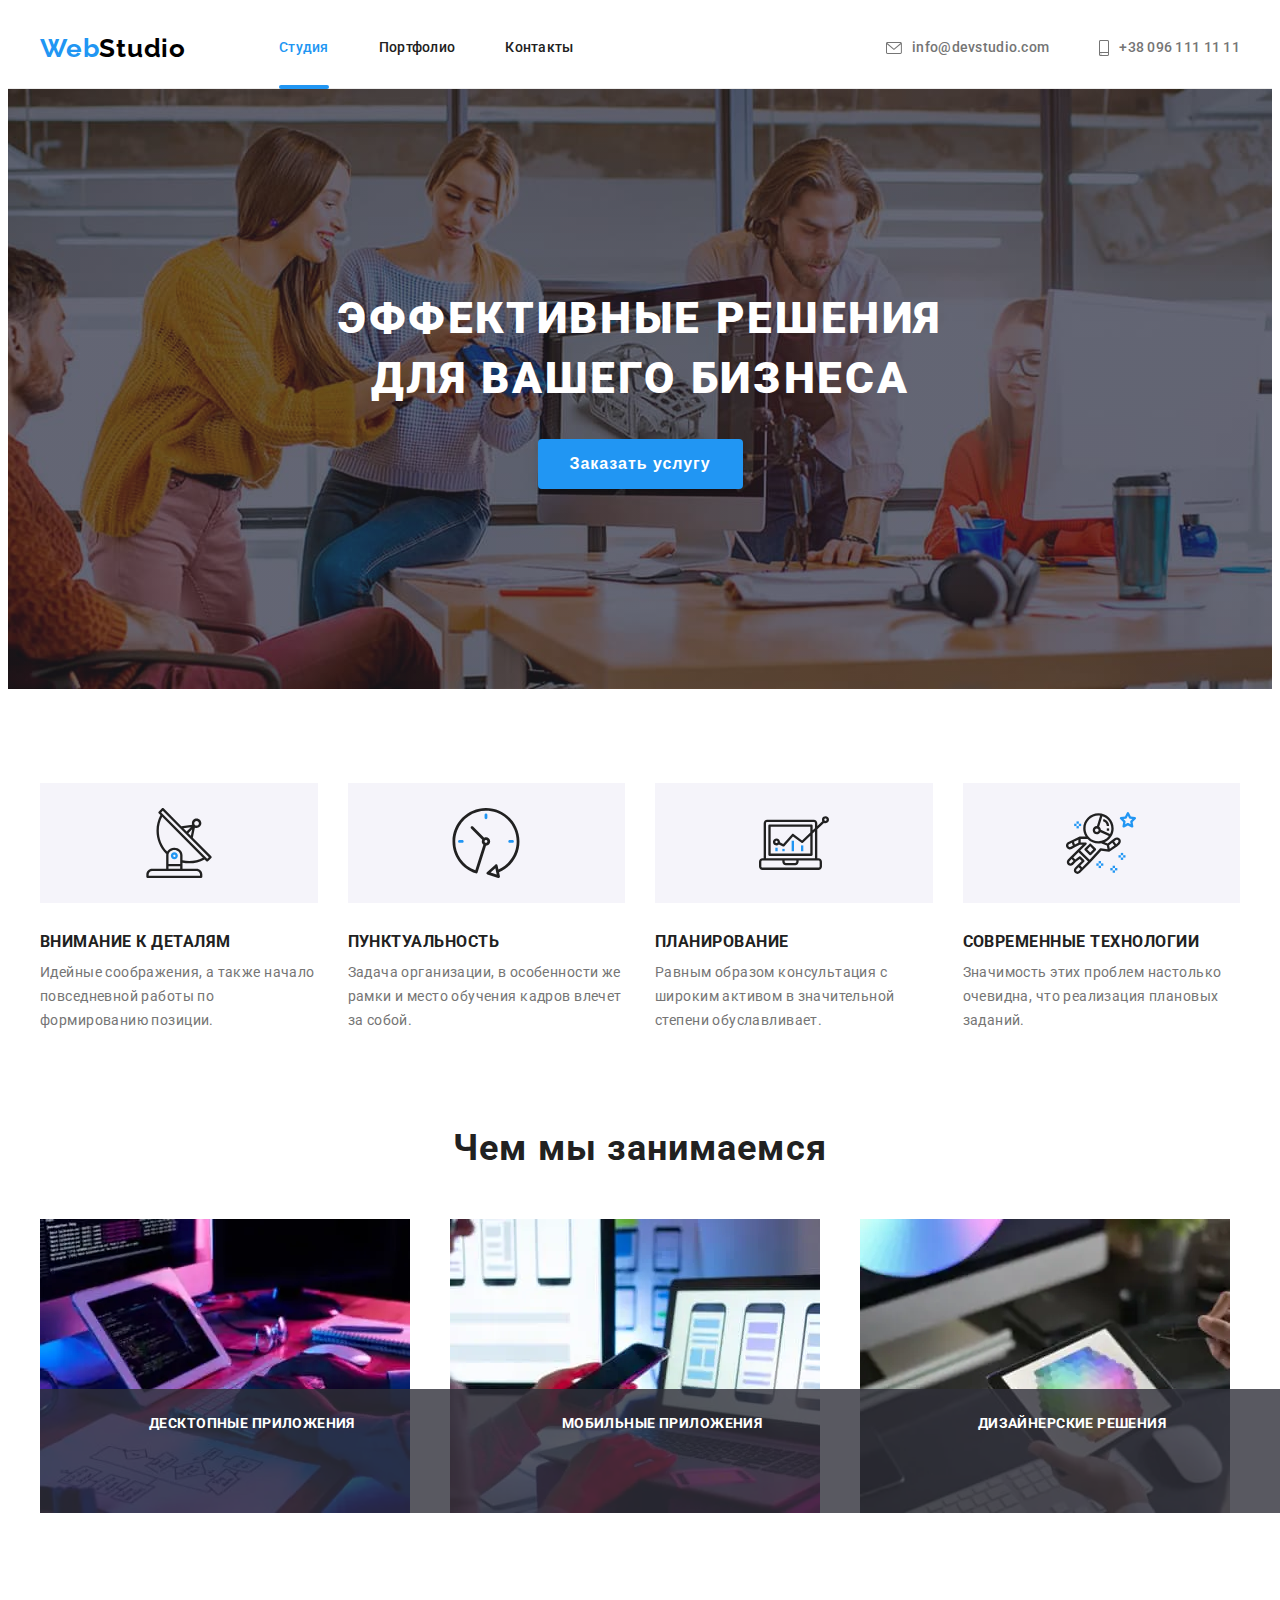
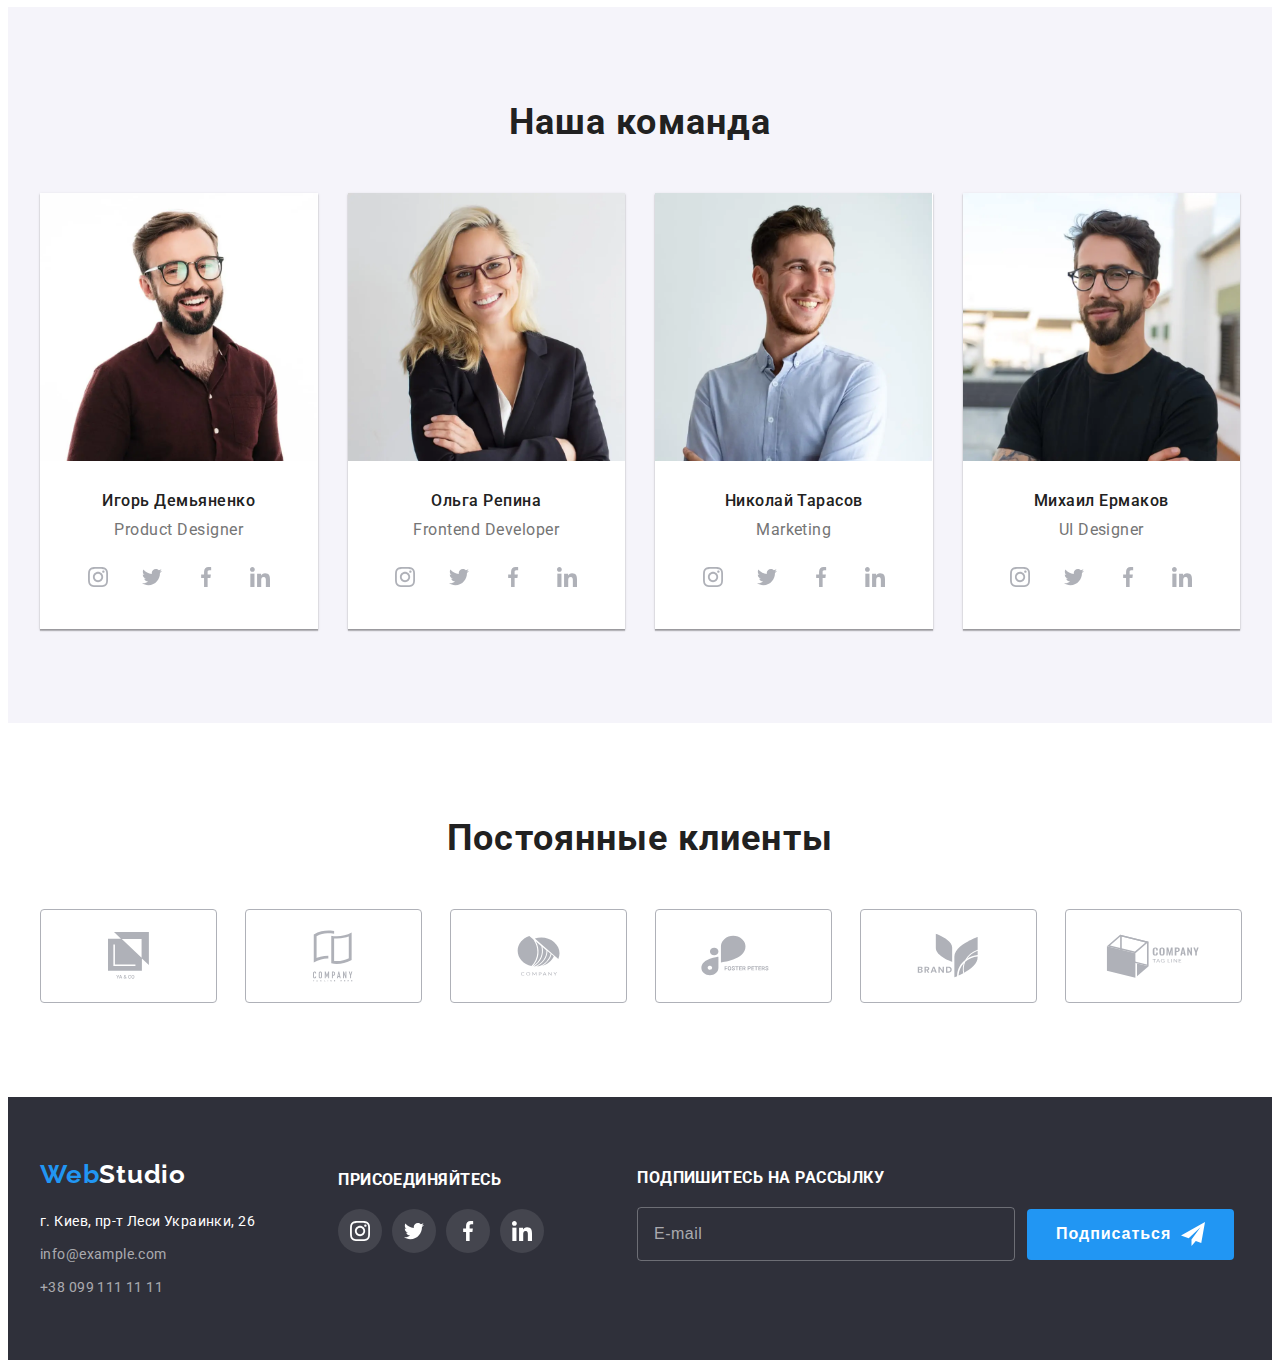
<file: index.html>
<!DOCTYPE html>
<html lang="en">

<head>
    <meta charset="UTF-8"/>
    <meta http-equiv="X-UA-Compatible" content="IE=edge"/>
    <meta name="viewport" content="width=device-width, initial-scale=1.0"/>
    <link rel="stylesheet" href="https://cdnjs.cloudflare.com/ajax/libs/modern-normalize/1.1.0/modern-normalize.min.css"
        integrity="sha512-wpPYUAdjBVSE4KJnH1VR1HeZfpl1ub8YT/NKx4PuQ5NmX2tKuGu6U/JRp5y+Y8XG2tV+wKQpNHVUX03MfMFn9Q=="
        crossorigin="anonymous" referrerpolicy="no-referrer"/>
    <link rel="preconnect" href="https://fonts.gstatic.com"/>
    <link
        href="https://fonts.googleapis.com/css2?family=Raleway:wght@700&family=Roboto:wght@400;500;700;900&display=swap"
        rel="stylesheet"/>
    <link rel="stylesheet" href="./css/main.min.css"/>
    <title>WebStudio</title>
</head>

<body>
    <!--Header-->
    <header class="header">
        <div class="container header-container">
            <nav class="header-nav header__header-nav">
                <a class="logo header__logo link" href="./index.html">Web<span class="studio">Studio</span></a>
                <ul class="menu list">
                    <li class="menu__item">
                        <a class="menu__link link menu__link_active-link link" href="./index.html">Студия</a>
                    </li>
                    <li class="menu__item">
                        <a class="menu__link link" href="./portfolio.html">Портфолио</a>
                    </li>
                    <li class="menu__item">
                        <a class="menu__link link" href="">Контакты</a>
                    </li>
                </ul>
            </nav>

            <button type="button" class="burger-btn" data-menu-open>
              <svg class="burger-btn__icon">
                  <use href="./images/sprite.svg#icon-burger"></use>
              </svg>
            </button>
            <ul class="menu-contacts list">
                <li class="menu-contacts__mail">
                    <a class="menu-contacts__link link" href="mailto:info@devstudio.com"> 
                        <svg class="menu-contacts__icons mail">
                             <use href="./images/sprite.svg#icon-envelope"></use>
                        </svg>
                        info@devstudio.com                      
                    </a>
                </li>
                <li>
                    <a class="menu-contacts__link link" href="tel:+380961111111">
                        <svg class="menu-contacts__icons tel">
                            <use href="./images/sprite.svg#icon-smartphone"></use>
                        </svg>+38 096 111 11 11
                    </a>
                </li>
            </ul>
        </div>
        <div class="mobile-menu" data-menu>
            <div class="container mobile-menu__container">
            <button type="button" class="mobile-menu__btn" data-menu-close>
                <svg class="mobile-menu__btn-icon">
                    <use href="./images/sprite.svg#mobile-close"></use>
                </svg>
            </button>
               <ul class="nav-list list">
                   <li class="nav-list-item">
                       <a class="nav-list_link link menu__link_active-link" href="">Студия</a>
                   </li>
                   <li class="nav-list-item">
                       <a class="nav-list_link link" href="">Портфолио</a>
                   </li>
                   <li class="nav-list-item">
                       <a class="nav-list_link link" href="">Контакты</a>
                   </li>
               </ul>

               <ul class="menu-list list">
                   <li class="menu-list__item">
                     <a class="menu-list_tel link" href="tel:+380961111111">+38 096 111 11 11</a>
                   </li>
                   <li class="menu-list__item">
                    <a class="menu-list_mail link" href="mailto:info@devstudio.com">info@devstudio.com</a>
                   </li>
               </ul>

               <ul class="menu-social-list list">
                   <li class="menu-social-list__item">
                       <a class="menu-social-list__link link" href="">Instagram
                       </a>
                   </li>
                   <li class="menu-social-list__item">
                       <a class="menu-social-list__link link" href="">Twitter
                       </a>
                   </li>
                   <li class="menu-social-list__item">
                       <a class="menu-social-list__link link" href="">Facebook
                       </a>
                   </li>
                   <li class="menu-social-list__item">
                       <a class="menu-social-list__link link" href="">LinkedIn
                       </a>
                   </li>
               </ul>
            </div>
        </div>
    </header>
    <main> 
        <!--Hero-->
        <section class="hero overlay">
            <div class="hero-container">
                <h1 class="hero__title">Эффективные решения для вашего бизнеса</h1>
                <button class="modal-btn hero__modal-btn" type="button" data-modal-open>Заказать услугу</button>
            </div>
        </section> 

        <!--Advantages-->
        <section class="advantages-list section">
            <div class="container">
                <h2 class="advantages-title visually-hidden">Преимущества</h2>

                <ul class="advantages list">

                    <li class="advantages__items">
                        <div class="advantages__cards">
                            <svg class="advantages__icons">
                                <use href="./images/sprite.svg#icon-antenna"></use>
                            </svg>
                        </div>
                        <h3 class="advantages__title">Внимание к деталям</h3>
                        <p class="advantages__text">Идейные соображения, а также начало повседневной работы по формированию позиции.
                        </p>
                    </li>

                    
                    <li class="advantages__items">
                        <div class="advantages__cards">
                            <svg class="advantages__icons">
                                <use href="./images/sprite.svg#icon-clock"></use>
                            </svg>
                        </div>
                        <h3 class="advantages__title">Пунктуальность</h3>
                        <p class="advantages__text">Задача организации, в особенности же рамки и место обучения кадров влечет за собой.
                        </p>
                    </li>

                    <li class="advantages__items">
                        <div class="advantages__cards">
                            <svg class="advantages__icons">
                                <use href="./images/sprite.svg#icon-diagram"></use>
                            </svg>
                        </div>
                        <h3 class="advantages__title">Планирование</h3>
                        <p class="advantages__text">Равным образом консультация с широким активом в значительной степени обуславливает.
                        </p>
                    </li>

                    <li class="advantages__items">
                        <div class="advantages__cards">
                            <svg class="advantages__icons">
                                <use href="./images/sprite.svg#icon-astronaut"></use>
                            </svg>
                        </div>
                        <h3 class="advantages__title">Современные технологии</h3>
                        <p class="advantages__text">Значимость этих проблем настолько очевидна, что реализация плановых заданий.
                        </p>
                    </li>
                </ul>
            </div>
        </section>

        <!--our job-->
        <section class="section our-job our-job_padding">
            <div class="container">
                <h2 class="main-title main-title_position">Чем мы занимаемся</h2>
                <ul class="job-cards our-job__job-cards list">
                    <li class="job-cards__item">
                        <div class="job-cards__images">
                            <picture>
                                <source media="(min-width: 1200px)"
                                    srcset="./images/our-job/box-1.webp 1x, ./images/our-job/box-1@2x.webp 2x"
                                    type="image/webp">
                                <source media="(min-width: 1200px)"
                                    srcset="./images/our-job/box-1.jpg 1x, ./images/our-job/box-1@2x.jpg 2x">
                            
                                <img src="./images/our-job/box-1.jpg" alt="Разработчик пишет код">
                            </picture>
                            
                            <p class="job-cards__text">десктопные приложения</p>
                        </div>
                    </li>
                    <li class="job-cards__item">
                        <div class="job-cards__images">
                            <picture>
                                <source media="(min-width: 1200px)" srcset="./images/our-job/box-2.webp 1x, ./images/our-job/box-2@2x.webp 2x"
                                    type="image/webp">
                                <source media="(min-width: 1200px)" srcset="./images/our-job/box-2.jpg 1x, ./images/our-job/box-2@2x.jpg 2x">
                            
                                <img src="./images/our-job/box-2.jpg" alt="Разработчик создает мобильное приложение"/>
                            </picture>
                            

                            <p class="job-cards__text">мобильные приложения</p>
                        </div>
                    </li>
                    <li class="job-cards__item">
                        <div class="job-cards__images">
                            <picture>
                                <source media="(min-width: 1200px)" srcset="./images/our-job/box-3.webp 1x, ./images/our-job/box-3@2x.webp 2x"
                                    type="image/webp">
                                <source media="(min-width: 1200px)" srcset="./images/our-job/box-3.jpg 1x, ./images/our-job/box-3@2x.jpg 2x">
                            
                                <img src="./images/our-job/box-3.jpg" alt="Разработчик работает с цветом"/>
                            </picture>
                            
                             <p class="job-cards__text">дизайнерские решения</p>
                        </div>
                    </li>
                </ul>
            </div>
        </section>

        <!-- Our team-->
        <section class="section our-team">
            <div class="container">
                <h2 class="main-title main-title_position">Наша команда</h2>
                <ul class="our-team-blocks our-team__our-team-blocks list">
                    <li class="our-team-blocks__wrapper">
                        <picture>
                            <source media="(min-width: 1200px)"
                                srcset="./images/our-team/desktop/igor-demjnenko.webp 1x, ./images/our-team/desktop/igor@2x.webp 2x"
                                type="image/webp">
                            <source media="(min-width: 1200px)"
                                srcset="./images/our-team/desktop/igor-demjnenko.jpg 1x, ./images/our-team/desktop/igor@2x.jpg 2x">
                        
                            <source media="(min-width: 768px)"
                                srcset="./images/our-team/tablet/tablet-igor.webp 1x, ./images/our-team/tablet/tablet-igor@2x.webp 2x"
                                type="image/webp">
                            <source media="(min-width: 768px)"
                                srcset="./images/our-team/tablet/tablet-igor.jpg 1x, ./images/our-team/tablet/tablet-igor@2x.jpg 2x">

                            <source media="(min-width: 280px)"
                                srcset="./images/our-team/mobile/mob-igor.webp 1x, ./images/our-team/mobile/mob-igor@2x.webp 2x" type="image/webp">
                            <source media="(min-width: 280px)"
                                srcset="./images/our-team/mobile/mob-igor.jpg 1x, ./images/our-team/mobile/mob-igor@2x.jpg 2x">
                        
                            <img src="./images/our-team/desktop/igor-demjnenko.jpg" alt="Игорь Демьяненко"  />
                        </picture>
                        
                        <div class="our-team-thumb">
                            <h3 class="our-team-blocks__name">Игорь Демьяненко</h3>
                            <p class="our-team-blocks__specialty">Product Designer</p>

                            <ul class="social-link-list list">
                                <li class="social-link-list__item">
                                    <a href="" class="social-link-list__link">
                                       <svg class="social-link-list__icon">
                                        <use href="./images/sprite.svg#icon-instagram"></use>
                                       </svg>
                                    </a>
                                </li>
                                <li class="social-link-list__item">
                                    <a href="" class="social-link-list__link">
                                       <svg class="social-link-list__icon">
                                        <use href="./images/sprite.svg#icon-twitter"></use>
                                       </svg>
                                    </a>
                                </li>
                                <li class="social-link-list__item">
                                    <a href="" class="social-link-list__link">
                                       <svg class="social-link-list__icon">
                                        <use href="./images/sprite.svg#icon-facebook"></use>
                                       </svg>
                                    </a>
                                </li>
                                <li class="social-link-list__item">
                                    <a href="" class="social-link-list__link">
                                        <svg class="social-link-list__icon">
                                            <use href="./images/sprite.svg#icon-linkedin"></use>
                                        </svg>
                                    </a>
                                </li>
                            </ul>
                        </div>
                    </li>

                    <li class="our-team-blocks__wrapper">
                        <picture>
                            <source media="(min-width: 1200px)"
                                srcset="./images/our-team/desktop/olga-repina.webp 1x, ./images/our-team/desktop/olj@2x.webp 2x"
                                type="image/webp">
                            <source media="(min-width: 1200px)"
                                srcset="./images/our-team/desktop/olga-repina.jpg 1x, ./images/our-team/desktop/olj@2x.jpg 2x">
                        
                            <source media="(min-width: 768px)"
                                srcset="./images/our-team/tablet/tablet-olj.webp 1x, ./images/our-team/tablet/tablet-olj@2x.webp 2x"
                                type="image/webp">
                            <source media="(min-width: 768px)"
                                srcset="./images/our-team/tablet/tablet-olj.jpg 1x, ./images/our-team/tablet/tablet-olj@2x.jpg 2x">
                        
                            <source media="(min-width: 280px)"
                                srcset="./images/our-team/mobile/mob-olj.webp 1x, ./images/our-team/mobile/mob-olj@2x.webp 2x"
                                type="image/webp">
                            <source media="(min-width: 280px)"
                                srcset="./images/our-team/mobile/mob-olj.jpg 1x, ./images/our-team/mobile/mob-olj@2x.jpg 2x">
                        
                            <img src="./images/our-team/desktop/olga-repina.jpg" alt="Ольга Репина" />
                        </picture>
                        
                        <div class="our-team-thumb">
                            <h3 class="our-team-blocks__name">Ольга Репина</h3>
                            <p class="our-team-blocks__specialty">Frontend Developer</p>
                            <ul class="social-link-list list">
                                <li class="social-link-list__item">
                                    <a href="" class="social-link-list__link">
                                        <svg class="social-link-list__icon">
                                            <use href="./images/sprite.svg#icon-instagram"></use>
                                        </svg>
                                    </a>
                                </li>
                                <li class="social-link-list__item">
                                    <a href="" class="social-link-list__link">
                                        <svg class="social-link-list__icon">
                                            <use href="./images/sprite.svg#icon-twitter"></use>
                                        </svg>
                                    </a>
                                </li>
                                <li class="social-link-list__item">
                                    <a href="" class="social-link-list__link">
                                        <svg class="social-link-list__icon">
                                            <use href="./images/sprite.svg#icon-facebook"></use>
                                        </svg>
                                    </a>
                                </li>
                                <li class="social-link-list__item">
                                    <a href="" class="social-link-list__link">
                                        <svg class="social-link-list__icon">
                                            <use href="./images/sprite.svg#icon-linkedin"></use>
                                        </svg>
                                    </a>
                                </li>
                            </ul>
                        </div>
                    </li>

                    <li class="our-team-blocks__wrapper">
                        <picture>
                            <source media="(min-width: 1200px)"
                                srcset="./images/our-team/desktop/nikolai-tarasov.webp 1x, ./images/our-team/desktop/nik@2x.webp 2x"
                                type="image/webp">
                            <source media="(min-width: 1200px)"
                                srcset="./images/our-team/desktop/nikolai-tarasov.jpg 1x, ./images/our-team/desktop/nik@2x.jpg 2x">
                        
                            <source media="(min-width: 768px)"
                                srcset="./images/our-team/tablet/tablet-nik.webp 1x, ./images/our-team/tablet/tablet-nik@2x.webp 2x"
                                type="image/webp">
                            <source media="(min-width: 768px)"
                                srcset="./images/our-team/tablet/tablet-nik.jpg 1x, ./images/our-team/tablet/tablet-nik@2x.jpg 2x">
                        
                            <source media="(min-width: 280px)"
                                srcset="./images/our-team/mobile/mob-nik.webp 1x, ./images/our-team/mobile/mob-nik@2x.webp 2x"
                                type="image/webp">
                            <source media="(min-width: 280px)"
                                srcset="./images/our-team/mobile/mob-nik.jpg 1x, ./images/our-team/mobile/mob-nik@2x.jpg 2x">
                        
                            <img src="./images/our-team/desktop/nikolai-tarasov.jpg" alt="Николай Тарасов" />
                        </picture>
                        
                        <div class="our-team-thumb">
                            <h3 class="our-team-blocks__name">Николай Тарасов</h3>
                            <p class="our-team-blocks__specialty">Marketing</p>
                            <ul class="social-link-list list">
                                <li class="social-link-list__item">
                                    <a href="" class="social-link-list__link">
                                        <svg class="social-link-list__icon">
                                            <use href="./images/sprite.svg#icon-instagram"></use>
                                        </svg>
                                    </a>
                                </li>
                                <li class="social-link-list__item">
                                    <a href="" class="social-link-list__link">
                                        <svg class="social-link-list__icon">
                                            <use href="./images/sprite.svg#icon-twitter"></use>
                                        </svg>
                                    </a>
                                </li>
                                <li class="social-link-list__item">
                                    <a href="" class="social-link-list__link">
                                        <svg class="social-link-list__icon">
                                            <use href="./images/sprite.svg#icon-facebook"></use>
                                        </svg>
                                    </a>
                                </li>
                                <li class="social-link-list__item">
                                    <a href="" class="social-link-list__link">
                                        <svg class="social-link-list__icon">
                                            <use href="./images/sprite.svg#icon-linkedin"></use>
                                        </svg>
                                    </a>
                                </li>
                            </ul>
                        </div>
                    </li>

                    <li class="our-team-blocks__wrapper">
                        <picture>
                            <source media="(min-width: 1200px)"
                                srcset="./images/our-team/desktop/mihail-ermakov.webp 1x, ./images/our-team/desktop/monj@2x.webp 2x"
                                type="image/webp">
                            <source media="(min-width: 1200px)"
                                srcset="./images/our-team/desktop/mihail-ermakov.jpg 1x, ./images/our-team/desktop/monj@2x.jpg 2x">
                        
                            <source media="(min-width: 768px)"
                                srcset="./images/our-team/tablet/tablet-monj.webp 1x, ./images/our-team/tablet/tablet-monj@2x.webp 2x"
                                type="image/webp">
                            <source media="(min-width: 768px)"
                                srcset="./images/our-team/tablet/tablet-monj.jpg 1x, ./images/our-team/tablet/tablet-monj@2x.jpg 2x">
                        
                            <source media="(min-width: 280px)"
                                srcset="./images/our-team/mobile/mob-monj.webp 1x, ./images/our-team/mobile/mob-monj@2x.webp 2x"
                                type="image/webp">
                            <source media="(min-width: 280px)"
                                srcset="./images/our-team/mobile/mob-monj.jpg 1x, ./images/our-team/mobile/mob-monj@2x.jpg 2x">
                        
                            <img src="./images/our-team/desktop/mihail-ermakov.jpg" alt="Михаил Ермаков" />
                        </picture>
                        
                        <div class="our-team-thumb">
                            <h3 class="our-team-blocks__name">Михаил Ермаков</h3>
                            <p class="our-team-blocks__specialty">UI Designer</p>
                            <ul class="social-link-list list">
                                <li class="social-link-list__item">
                                    <a href="" class="social-link-list__link">
                                        <svg class="social-link-list__icon">
                                            <use href="./images/sprite.svg#icon-instagram"></use>
                                        </svg>
                                    </a>
                                </li>
                                <li class="social-link-list__item">
                                    <a href="" class="social-link-list__link">
                                        <svg class="social-link-list__icon">
                                            <use href="./images/sprite.svg#icon-twitter"></use>
                                        </svg>
                                    </a>
                                </li>
                                <li class="social-link-list__item">
                                    <a href="" class="social-link-list__link">
                                        <svg class="social-link-list__icon">
                                            <use href="./images/sprite.svg#icon-facebook"></use>
                                        </svg>
                                    </a>
                                </li>
                                <li class="social-link-list__item">
                                    <a href="" class="social-link-list__link">
                                        <svg class="social-link-list__icon">
                                            <use href="./images/sprite.svg#icon-linkedin"></use>
                                        </svg>
                                    </a>
                                </li>
                            </ul>
                        </div>
                    </li>
                </ul>
            </div>
        </section>
        <!--Our clients-->
        <section class="section container">
            <h2 class="main-title main-title_position">Постоянные клиенты</h2>
            <ul class="clients-list clients-list__position list">
                <li class="clients-list__items">
                    <a href="" class="clients-list__links">
                        <svg class="clients-list__icons" width="41px" height="47px">
                            <use href="./images/sprite.svg#icon-ya"></use>
                        </svg>
                    </a>
                </li>
                <li class="clients-list__items">
                    <a href="" class="clients-list__links">
                        <svg class="clients-list__icons" width="40px" height="52px">
                            <use href="./images/sprite.svg#icon-company"></use>
                        </svg>
                    </a>
                </li>
                <li class="clients-list__items">
                    <a href="" class="clients-list__links">
                        <svg class="clients-list__icons" width="43px" height="41px">
                            <use href="./images/sprite.svg#icon-circle"></use>
                        </svg>
                    </a>
                </li>
                <li class="clients-list__items">
                    <a href="" class="clients-list__links">
                        <svg class="clients-list__icons" width="84px" height="41px">
                            <use href="./images/sprite.svg#icon-foster"></use>
                        </svg>
                    </a>
                </li>
                <li class="clients-list__items">
                    <a href="" class="clients-list__links">
                        <svg class="clients-list__icons" width="62px" height="45px">
                            <use href="./images/sprite.svg#icon-brand"></use>
                        </svg>
                    </a>
                </li>
                <li class="clients-list__items">
                    <a href="" class="clients-list__links">
                        <svg class="clients-list__icons" width="94px" height="44px">
                            <use href="./images/sprite.svg#icon-tagline"></use>
                        </svg>
                    </a>
                </li>
            </ul>

        </section>
    </main>
    <!--Footer-->
    <footer class="footer">
        <div class="container position">
            <div class="footer_wrapper">
                 <div class="footer-contacts">
                     <a class="logo link" href="./">Web<span class="studio-footer">Studio</span></a>
                     <address class="adress-title">
                         <ul class="adress-list list">
                             <li class="adress-list__item">
                                 <a class="adress-list__link link" href="https://goo.gl/maps/qC3HTHTLp7hDpbV6A" target="_blank"
                                     rel="noopener noreferrer">г. Киев, пр-т Леси Украинки, 26</a>
                             </li>
                             <li class="adress-list__item">
                                 <a class="adress-list__link adress-list__link_color link"
                                     href="mailto:info@example.com">info@example.com</a>
                             </li>
                             <li class="adress-list__item">
                                 <a class="adress-list__link adress-list__link_color link" href="tel:+380991111111">+38 099 111
                                     11 11</a>
                             </li>
                         </ul>
                     </address>
                 </div>
                 <div class="connect">
                     <h3 class="footer-title footer-form__footer-title">присоединяйтесь</h3>
                     <ul class="social-link-list list">
                         <li class="social-link-list__item">
                             <a href="" class="social-link-list__link">
                                 <svg class="social-link-list__icon social-link-list__icon_color">
                                     <use href="./images/sprite.svg#icon-instagram"></use>
                                 </svg>
                             </a>
                         </li>
                         <li class="social-link-list__item">
                             <a href="" class="social-link-list__link">
                                 <svg class="social-link-list__icon social-link-list__icon_color">
                                     <use href="./images/sprite.svg#icon-twitter"></use>
                                 </svg>
                             </a>
                         </li>
                         <li class="social-link-list__item">
                             <a href="" class="social-link-list__link">
                                 <svg class="social-link-list__icon social-link-list__icon_color">
                                     <use href="./images/sprite.svg#icon-facebook"></use>
                                 </svg>
                             </a>
                         </li>
                         <li class="social-link-list__item">
                             <a href="" class="social-link-list__link">
                                 <svg class="social-link-list__icon social-link-list__icon_color">
                                     <use href="./images/sprite.svg#icon-linkedin"></use>
                                 </svg>
                             </a>
                         </li>
                     </ul>
                </div>
            </div>
        
    
            <!--Footer form-->
            <div class="subscribe">
                <form action="#" class="footer-form  footer__footer-form">
                    <h3 class="footer-title footer-form__footer-title">Подпишитесь на рассылку</h3>
    
                    <span class="footer-form__wrapper">
                        <label>
                            <input type="email" class="footer-form__input" name="user-email" placeholder="E-mail">
                        </label>
                        <button type="submit" class="footer-form-btn footer-form__footer-form-btn">
                            Подписаться
                            <svg class="footer-form-btn__icon">
                                <use href="./images/sprite.svg#icon-send"></use>
                            </svg>
                        </button>
                    </span>
    
                </form>
            </div>
        </div>

    </footer>

    <!--Modal-->

    <div class="backdrop is-hidden" data-modal>
        <div class="modal">
            <button type="button" class="close-btn" data-modal-close>
                <svg class="close-btn__icon">
                    <use href="./images/sprite.svg#icon-Vector"></use>
                </svg>
            </button>
            <form action="#" class="modal-form">
                 <h3 class="modal-form__head">Оставьте свои данные, мы вам перезвоним</h3>

                <label class="modal-form__field">
                    Имя 
                    <span class="modal-form__input-wrapper">
                        <input type="text" class="modal-form__input" name="user-name" minlength="2" pattern="[a-zA-Zа-яёА-ЯЁ]+"
                            title="Имя должно содержать символы кирилицы или латиницы" required>
                        <svg class="modal-form__icon">
                            <use href="./images/sprite.svg#person-form"></use>
                        </svg>
                    </span>
                </label>

                <label class="modal-form__field">
                    Телефон 
                    <span class="modal-form__input-wrapper">
                        <input type="tel" class="modal-form__input" name="user-phone" pattern="[0-9]{3}-[0-9]{3}-[0-9]{2}-[0-9]{2}"
                            title="096-000-00-00" required>
                        <svg class="modal-form__icon">
                            <use href="./images/sprite.svg#phone-form"></use>
                        </svg>
                    </span>
                </label>

                <label class="modal-form__field">
                    Почта
                    <span class="modal-form__input-wrapper">
                        <input type="email" class="modal-form__input" name="user-email" 
                            title="email@gmail.com" required>
                        <svg class="modal-form__icon">
                            <use href="./images/sprite.svg#email-form"></use>
                        </svg>
                    </span>
                </label>

                <label class="modal-form__field indent">
                    Комментарий
                    <textarea name="user-message" class="modal-form__message" placeholder="Введите текст"></textarea>
                </label>

                
                <input type="checkbox" class="modal-form__checkbox visually-hidden" id="accept-policy">
                
                <label for="accept-policy" class="modal-form__checkbox-label">Соглашаюсь с рассылкой и принимаю&nbsp;
                    <a href="#" class="modal-form__label-link link">Условия договора
                    </a>
                </label>
                
                <button type="submit" class="modal-btn modal-form__modal-btn">Отправить</button>
            </form>
        </div>
    </div>

    <script src="./js/modal.js"></script>
    <script src="./js/menu.js"></script>
</body>

</html>
</file>
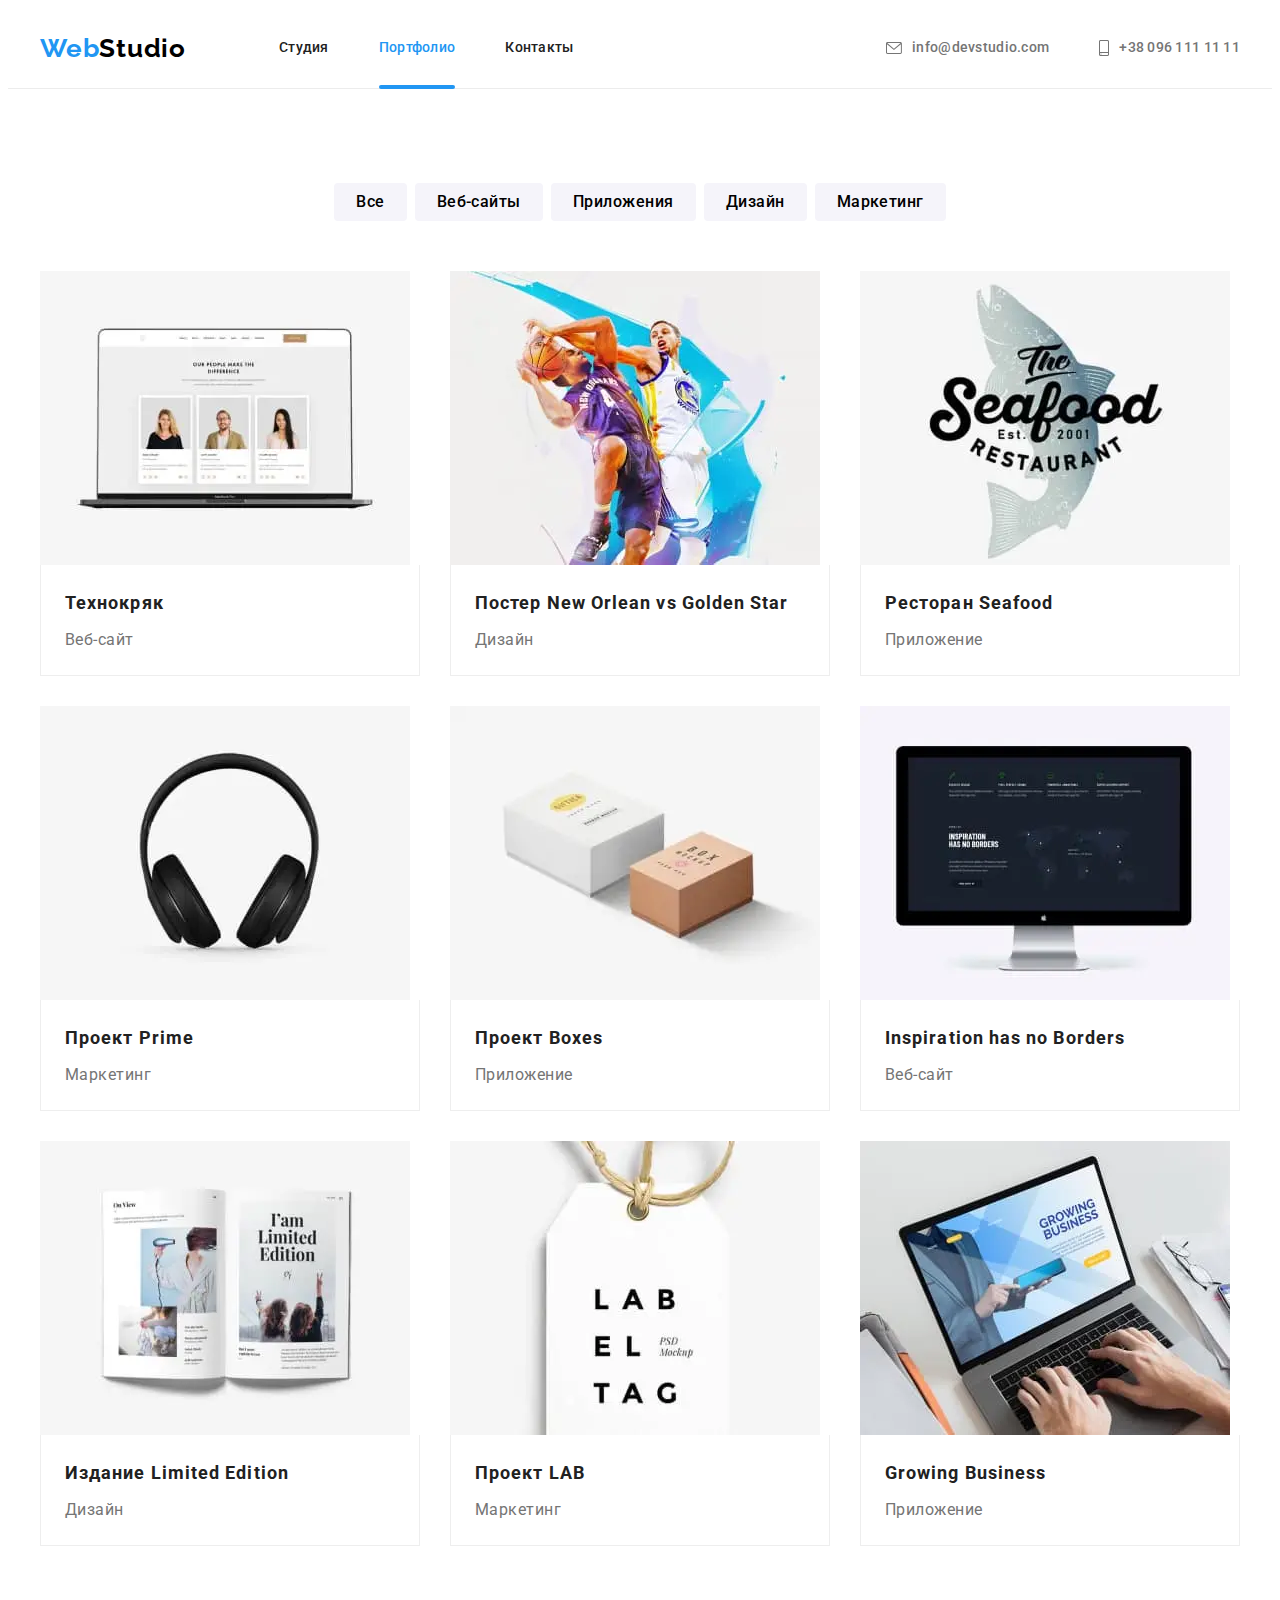
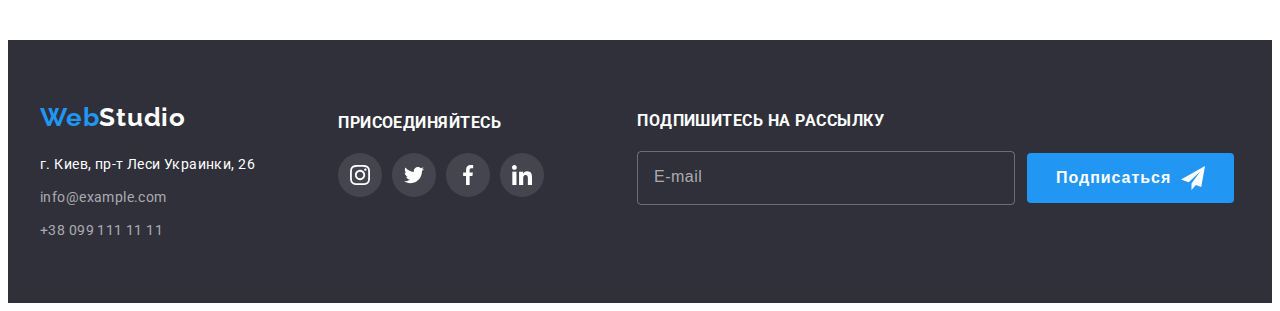
<file: portfolio.html>
<!DOCTYPE html>
<html lang="en">

<head>
    <meta charset="UTF-8" />
    <meta http-equiv="X-UA-Compatible" content="IE=edge" />
    <meta name="viewport" content="width=device-width, initial-scale=1.0" />
    <link rel="stylesheet" href="https://cdnjs.cloudflare.com/ajax/libs/modern-normalize/1.1.0/modern-normalize.min.css"
        integrity="sha512-wpPYUAdjBVSE4KJnH1VR1HeZfpl1ub8YT/NKx4PuQ5NmX2tKuGu6U/JRp5y+Y8XG2tV+wKQpNHVUX03MfMFn9Q=="
        crossorigin="anonymous" referrerpolicy="no-referrer" />
    <link rel="preconnect" href="https://fonts.gstatic.com" />
    <link
        href="https://fonts.googleapis.com/css2?family=Raleway:wght@700&family=Roboto:wght@400;500;700;900&display=swap"
        rel="stylesheet" />
    <link rel="stylesheet" href="./css/main.min.css" />
    <title>Portfolio</title>
</head>

<body>
    <!--Header-->
    <header class="header">
        <div class="container header-container">
            <nav class="header-nav header__header-nav">
                <a class="logo header__logo link" href="./index.html">Web<span class="studio">Studio</span></a>
                <ul class="menu list">
                    <li class="menu__item">
                        <a class="menu__link link" href="./index.html">Студия</a>
                    </li>
                    <li class="menu__item">
                        <a class="menu__link link menu__link_active-link link" href="./portfolio.html">Портфолио</a>
                    </li>
                    <li class="menu__item">
                        <a class="menu__link link" href="">Контакты</a>
                    </li>
                </ul>
            </nav>

            <button type="button" class="burger-btn" data-menu-open>
                <svg class="burger-btn__icon">
                    <use href="./images/sprite.svg#icon-burger"></use>
                </svg>
            </button>
            <ul class="menu-contacts header__menu-contacts list">
                <li class="menu-contacts__mail">
                    <a class="menu-contacts__link link" href="mailto:info@devstudio.com">
                        <svg class="menu-contacts__icons mail">
                            <use href="./images/sprite.svg#icon-envelope"></use>
                        </svg>
                        info@devstudio.com
                    </a>
                </li>
                <li>
                    <a class="menu-contacts__link link" href="tel:+380961111111">
                        <svg class="menu-contacts__icons tel">
                            <use href="./images/sprite.svg#icon-smartphone"></use>
                        </svg>+38 096 111 11 11
                    </a>
                </li>
            </ul>
        </div>
        <div class="mobile-menu" data-menu>
            <div class="container mobile-menu__container">
                <button type="button" class="mobile-menu__btn" data-menu-close>
                    <svg class="mobile-menu__btn-icon">
                        <use href="./images/sprite.svg#mobile-close"></use>
                    </svg>
                </button>
                <ul class="nav-list list">
                    <li class="nav-list-item">
                        <a class="nav-list_link link" href="">Студия</a>
                    </li>
                    <li class="nav-list-item">
                        <a class="nav-list_link link" href="">Портфолио</a>
                    </li>
                    <li class="nav-list-item">
                        <a class="nav-list_link link" href="">Контакты</a>
                    </li>
                </ul>
        
                <ul class="menu-list list">
                    <li class="menu-list__item">
                        <a class="menu-list_tel link" href="tel:+380961111111">+38 096 111 11 11</a>
                    </li>
                    <li class="menu-list__item">
                        <a class="menu-list_mail link" href="mailto:info@devstudio.com">info@devstudio.com</a>
                    </li>
                </ul>
        
                <ul class="menu-social-list list">
                    <li class="menu-social-list__item">
                        <a class="menu-social-list__link link" href="">Instagram
                        </a>
                    </li>
                    <li class="menu-social-list__item">
                        <a class="menu-social-list__link link" href="">Twitter
                        </a>
                    </li>
                    <li class="menu-social-list__item">
                        <a class="menu-social-list__link link" href="">Facebook
                        </a>
                    </li>
                    <li class="menu-social-list__item">
                        <a class="menu-social-list__link link" href="">LinkedIn
                        </a>
                    </li>
                </ul>
            </div>
        </div>
    </header>
    <main>
        <!--Hero-->
        <section class="section">
            <div class="container">
                <h2 class="visually-hidden">Вкладки</h2>

                <ul class="wigets list">
                    <li class="widgets__item">
                        <button type="button" class="wigets__link">Все</button>
                    </li>
                    <li class="widgets__item">
                        <button type="button" class="wigets__link">Веб-сайты</button>
                    </li>
                    <li class="widgets__item">
                        <button type="button" class="wigets__link">Приложения</button>
                    </li>
                    <li class="widgets__item">
                        <button type="button" class="wigets__link">Дизайн</button>
                    </li>
                    <li class="widgets__item">
                        <button type="button" class="wigets__link">Маркетинг</button>
                    </li>
                </ul>

                <ul class="projects list">
                    <li class="projects__blocks">
                        <a class="projects__links link" href="">
                                <div class="projects__overlay-wrapper">
                                    <picture>
                                        <source media="(min-width: 1200px)"
                                            srcset="./images/projects/desktop/techno.webp 1x, ./images/projects/desktop/techno@2x.webp 2x"
                                            type="image/webp">
                                        <source media="(min-width: 1200px)"
                                            srcset="./images/projects/desktop/techno.jpg 1x, ./images/projects/desktop/techno@2x.jpg 2x">
                                    
                                        <source media="(min-width: 768px)"
                                            srcset="./images/projects/tablet/tablet-techno.webp 1x, ./images/projects/tablet/tablet-techno@2x.webp 2x"
                                            type="image/webp">
                                        <source media="(min-width: 768px)"
                                            srcset="./images/projects/tablet/tablet-techno.jpg 1x, ./images/projects/tablet/tablet-techno@2x.jpg 2x">
                                    
                                        <source media="(min-width: 280px)"
                                            srcset="./images/projects/mobile/mob-techno.webp 1x, ./images/projects/mobile/mob-techno@2x.webp 2x"
                                            type="image/webp">
                                        <source media="(min-width: 280px)"
                                            srcset="./images/projects/mobile/mob-techno.jpg 1x, ./images/projects/mobile/mob-techno@2x.jpg 2x">
                                    
                                        <img src="./images/projects/techno.jpg" alt="открытый ноутбук"/>
                                    </picture>
                                    
                                    <p class="projects__overlay">Lorem ipsum dolor sit amet, consectetur adipiscing elit, sed do eiusmod tempor incididunt ut labore et dolore magna
                                       aliqua. Ut enim ad minim veniam, quis nostrud exercitation ullamco laboris nisi ut aliquip ex ea commodo consequat. Duis
                                       aute irure dolor in reprehenderit in voluptate velit esse cillum dolore eu fugiat nulla pariatur. Excepteur sint
                                       occaecat cupidatat non proident, sunt in culpa qui officia deserunt mollit anim id est laborum.
                                    </p>
                                </div>
                            <div class="projects__content projects_crutch">
                                <h3 class="projects__list">Технокряк</h3>
                                <p class="projects__title">Веб-сайт</p>
                            </div>
                        </a>
                    </li>

                    <li class="projects__blocks">
                        <a class="projects__links link" href="">
                                <div class="projects__overlay-wrapper">
                                    <picture>
                                        <source media="(min-width: 1200px)"
                                            srcset="./images/projects/desktop/new.webp 1x, ./images/projects/desktop/new@2x.webp 2x"
                                            type="image/webp">
                                        <source media="(min-width: 1200px)"
                                            srcset="./images/projects/desktop/new.jpg 1x, ./images/projects/desktop/new@2x.jpg 2x">
                                    
                                        <source media="(min-width: 768px)"
                                            srcset="./images/projects/tablet/tablet-new.webp 1x, ./images/projects/tablet/tablet-new@2x.webp 2x"
                                            type="image/webp">
                                        <source media="(min-width: 768px)"
                                            srcset="./images/projects/tablet/tablet-new.jpg 1x, ./images/projects/tablet/tablet-new@2x.jpg 2x">
                                    
                                        <source media="(min-width: 280px)"
                                            srcset="./images/projects/mobile/mob-new.webp 1x, ./images/projects/mobile/mob-new@2x.webp 2x"
                                            type="image/webp">
                                        <source media="(min-width: 280px)"
                                            srcset="./images/projects/mobile/mob-new.jpg 1x, ./images/projects/mobile/mob-new@2x.jpg 2x">
                                    
                                        <img src="./images/projects/desktop/new.jpg" alt="игра в баскетбол"/>
                                    </picture>
                                    
                                    <p class="projects__overlay">Lorem ipsum dolor sit amet, consectetur adipiscing elit, sed
                                        do eiusmod tempor incididunt ut labore et dolore magna
                                        aliqua. Ut enim ad minim veniam, quis nostrud exercitation ullamco laboris nisi ut aliquip ex ea commodo
                                        consequat. Duis
                                        aute irure dolor in reprehenderit in voluptate velit esse cillum dolore eu fugiat nulla pariatur. Excepteur sint
                                        occaecat cupidatat non proident, sunt in culpa qui officia deserunt mollit anim id est laborum.
                                    </p>
                                </div>
                            <div class="projects__content">
                                <h3 class="projects__list">Постер New Orlean vs Golden Star</h3>
                                <p class="projects__title">Дизайн</p>
                            </div>
                        </a>
                    </li>

                    <li class="projects__blocks">
                        <a class="projects__links link" href="">
                                <div class="projects__overlay-wrapper">
                                    <picture>
                                        <source media="(min-width: 1200px)"
                                            srcset="./images/projects/desktop/sea.webp 1x, ./images/projects/desktop/sea@2x.webp 2x" type="image/webp">
                                        <source media="(min-width: 1200px)"
                                            srcset="./images/projects/desktop/sea.jpg 1x, ./images/projects/desktop/sea@2x.jpg 2x">
                                    
                                        <source media="(min-width: 768px)"
                                            srcset="./images/projects/tablet/tablet-sea.webp 1x, ./images/projects/tablet/tablet-sea@2x.webp 2x"
                                            type="image/webp">
                                        <source media="(min-width: 768px)"
                                            srcset="./images/projects/tablet/tablet-sea.jpg 1x, ./images/projects/tablet/tablet-sea@2x.jpg 2x">
                                    
                                        <source media="(min-width: 280px)"
                                            srcset="./images/projects/mobile/mob-sea.webp 1x, ./images/projects/mobile/mob-sea@2x.webp 2x"
                                            type="image/webp">
                                        <source media="(min-width: 280px)"
                                            srcset="./images/projects/mobile/mob-sea.jpg 1x, ./images/projects/mobile/mob-sea@2x.jpg 2x">
                                    
                                        <img src="./images/projects/desktop/sea.jpg" alt="логотип ресторана"/>
                                    </picture>
                                    
                                    <p class="projects__overlay">Lorem ipsum dolor sit amet, consectetur adipiscing elit, sed
                                        do eiusmod tempor incididunt ut labore et dolore magna
                                        aliqua. Ut enim ad minim veniam, quis nostrud exercitation ullamco laboris nisi ut aliquip ex ea commodo
                                        consequat. Duis
                                        aute irure dolor in reprehenderit in voluptate velit esse cillum dolore eu fugiat nulla pariatur. Excepteur sint
                                        occaecat cupidatat non proident, sunt in culpa qui officia deserunt mollit anim id est laborum.
                                    </p>
                                </div>
                            <div class="projects__content">
                                <h3 class="projects__list">Ресторан Seafood</h3>
                                <p class="projects__title">Приложение</p>
                            </div>
                        </a>
                    </li>

                    <li class="projects__blocks">
                        <a class="projects__links link" href="">
                                <div class="projects__overlay-wrapper">
                                    <picture>
                                        <source media="(min-width: 1200px)"
                                            srcset="./images/projects/desktop/prime.webp 1x, ./images/projects/desktop/prime@2x.webp 2x" type="image/webp">
                                        <source media="(min-width: 1200px)"
                                            srcset="./images/projects/desktop/prime.jpg 1x, ./images/projects/desktop/prime@2x.jpg 2x">
                                    
                                        <source media="(min-width: 768px)"
                                            srcset="./images/projects/tablet/tablet-prime.webp 1x, ./images/projects/tablet/tablet-prime@2x.webp 2x"
                                            type="image/webp">
                                        <source media="(min-width: 768px)"
                                            srcset="./images/projects/tablet/tablet-prime.jpg 1x, ./images/projects/tablet/tablet-prime@2x.jpg 2x">
                                    
                                        <source media="(min-width: 280px)"
                                            srcset="./images/projects/mobile/mob-prime.webp 1x, ./images/projects/mobile/mob-prime@2x.webp 2x"
                                            type="image/webp">
                                        <source media="(min-width: 280px)"
                                            srcset="./images/projects/mobile/mob-prime.jpg 1x, ./images/projects/mobile/mob-prime@2x.jpg 2x">
                                    
                                        <img src="./images/projects/desktop/prime.jpg" alt="наушники" />
                                    </picture>
                                    
                                    <p class="projects__overlay">Lorem ipsum dolor sit amet, consectetur adipiscing elit, sed
                                        do eiusmod tempor incididunt ut labore et dolore magna
                                        aliqua. Ut enim ad minim veniam, quis nostrud exercitation ullamco laboris nisi ut aliquip ex ea commodo
                                        consequat. Duis
                                        aute irure dolor in reprehenderit in voluptate velit esse cillum dolore eu fugiat nulla pariatur. Excepteur sint
                                        occaecat cupidatat non proident, sunt in culpa qui officia deserunt mollit anim id est laborum.
                                    </p>
                                </div>
                            <div class="projects__content">
                                <h3 class="projects__list">Проект Prime</h3>
                                <p class="projects__title">Маркетинг</p>
                            </div>
                        </a>
                    </li>

                    <li class="projects__blocks">
                        <a class="projects__links link" href="">
                                <div class="projects__overlay-wrapper">
                                    <picture>
                                        <source media="(min-width: 1200px)"
                                            srcset="./images/projects/desktop/box.webp 1x, ./images/projects/desktop/box@2x.webp 2x" type="image/webp">
                                        <source media="(min-width: 1200px)"
                                            srcset="./images/projects/desktop/box.jpg 1x, ./images/projects/desktop/box@2x.jpg 2x">
                                    
                                        <source media="(min-width: 768px)"
                                            srcset="./images/projects/tablet/tab-box.webp 1x, ./images/projects/tablet/tab-box@2x.webp 2x"
                                            type="image/webp">
                                        <source media="(min-width: 768px)"
                                            srcset="./images/projects/tablet/tab-box.jpg 1x, ./images/projects/tablet/tab-box@2x.jpg 2x">
                                    
                                        <source media="(min-width: 280px)"
                                            srcset="./images/projects/mobile/mob-box.webp 1x, ./images/projects/mobile/mob-box@2x.webp 2x"
                                            type="image/webp">
                                        <source media="(min-width: 280px)"
                                            srcset="./images/projects/mobile/mob-box.jpg 1x, ./images/projects/mobile/mob-box@2x.jpg 2x">
                                    
                                        <img src="./images/projects/desktop/box.jpg" alt="несколько коробок" />
                                    </picture>
                                    
                                    <p class="projects__overlay">Lorem ipsum dolor sit amet, consectetur adipiscing elit, sed
                                        do eiusmod tempor incididunt ut labore et dolore magna
                                        aliqua. Ut enim ad minim veniam, quis nostrud exercitation ullamco laboris nisi ut aliquip ex ea commodo
                                        consequat. Duis
                                        aute irure dolor in reprehenderit in voluptate velit esse cillum dolore eu fugiat nulla pariatur. Excepteur sint
                                        occaecat cupidatat non proident, sunt in culpa qui officia deserunt mollit anim id est laborum.
                                    </p>
                                </div>
                            <div class="projects__content">
                                <h3 class="projects__list">Проект Boxes</h3>
                                <p class="projects__title">Приложение</p>
                            </div>
                        </a>
                    </li>

                    <li class="projects__blocks">
                        <a class="projects__links link" href="">
                                <div class="projects__overlay-wrapper">
                                    <picture>
                                        <source media="(min-width: 1200px)"
                                            srcset="./images/projects/desktop/insp.webp 1x, ./images/projects/desktop/insp@2x.webp 2x" type="image/webp">
                                        <source media="(min-width: 1200px)"
                                            srcset="./images/projects/desktop/insp.jpg 1x, ./images/projects/desktop/insp@2x.jpg 2x">
                                    
                                        <source media="(min-width: 768px)"
                                            srcset="./images/projects/tablet/tab-insp.webp 1x, ./images/projects/tablet/tab-insp@2x.webp 2x"
                                            type="image/webp">
                                        <source media="(min-width: 768px)"
                                            srcset="./images/projects/tablet/tab-insp.jpg 1x, ./images/projects/tablet/tab-insp@2x.jpg 2x">
                                    
                                        <source media="(min-width: 280px)"
                                            srcset="./images/projects/mobile/mob-insp.webp 1x, ./images/projects/mobile/mob-insp@2x.webp 2x"
                                            type="image/webp">
                                        <source media="(min-width: 280px)"
                                            srcset="./images/projects/mobile/mob-insp.jpg 1x, ./images/projects/mobile/mob-insp@2x.jpg 2x">
                                    
                                        <img src="./images/projects/desktop/insp.jpg" alt="монитор apple" />
                                    </picture>
                                    
                                    <p class="projects__overlay">Lorem ipsum dolor sit amet, consectetur adipiscing elit, sed
                                        do eiusmod tempor incididunt ut labore et dolore magna
                                        aliqua. Ut enim ad minim veniam, quis nostrud exercitation ullamco laboris nisi ut aliquip ex ea commodo
                                        consequat. Duis
                                        aute irure dolor in reprehenderit in voluptate velit esse cillum dolore eu fugiat nulla pariatur. Excepteur sint
                                        occaecat cupidatat non proident, sunt in culpa qui officia deserunt mollit anim id est laborum.
                                    </p>
                                </div>
                            <div class="projects__content">
                                <h3 class="projects__list">Inspiration has no Borders</h3>
                                <p class="projects__title">Веб-сайт</p>
                            </div>
                        </a>
                    </li>

                    <li class="projects__blocks">
                        <a class="projects__links link" href="">
                                <div class="projects__overlay-wrapper">
                                    <picture>
                                        <source media="(min-width: 1200px)"
                                            srcset="./images/projects/desktop/edition.webp 1x, ./images/projects/desktop/edition@2x.webp 2x" type="image/webp">
                                        <source media="(min-width: 1200px)"
                                            srcset="./images/projects/desktop/edition.jpg 1x, ./images/projects/desktop/edition@2x.jpg 2x">
                                    
                                        <source media="(min-width: 768px)"
                                            srcset="./images/projects/tablet/tab-edition.webp 1x, ./images/projects/tablet/tab-edition@2x.webp 2x"
                                            type="image/webp">
                                        <source media="(min-width: 768px)"
                                            srcset="./images/projects/tablet/tab-edition.jpg 1x, ./images/projects/tablet/tab-edition@2x.jpg 2x">
                                    
                                        <source media="(min-width: 280px)"
                                            srcset="./images/projects/mobile/mob-edition.webp 1x, ./images/projects/mobile/mob-edition@2x.webp 2x"
                                            type="image/webp">
                                        <source media="(min-width: 280px)"
                                            srcset="./images/projects/mobile/mob-edition.jpg 1x, ./images/projects/mobile/mob-edition@2x.jpg 2x">
                                    
                                        <img src="./images/projects/desktop/edition.jpg" alt="развернутый журнал" />
                                    </picture>
                                    
                                    <p class="projects__overlay">Lorem ipsum dolor sit amet, consectetur adipiscing elit, sed
                                        do eiusmod tempor incididunt ut labore et dolore magna
                                        aliqua. Ut enim ad minim veniam, quis nostrud exercitation ullamco laboris nisi ut aliquip ex ea commodo
                                        consequat. Duis
                                        aute irure dolor in reprehenderit in voluptate velit esse cillum dolore eu fugiat nulla pariatur. Excepteur sint
                                        occaecat cupidatat non proident, sunt in culpa qui officia deserunt mollit anim id est laborum.
                                    </p>
                                </div>
                            <div class="projects__content">
                                <h3 class="projects__list">Издание Limited Edition</h3>
                                <p class="projects__title">Дизайн</p>
                            </div>
                        </a>
                    </li>

                    <li class="projects__blocks">
                        <a class="projects__links link" href="">
                                <div class="projects__overlay-wrapper">
                                    <picture>
                                        <source media="(min-width: 1200px)"
                                            srcset="./images/projects/desktop/lab.webp 1x, ./images/projects/desktop/lab@2x.webp 2x"
                                            type="image/webp">
                                        <source media="(min-width: 1200px)"
                                            srcset="./images/projects/desktop/lab.jpg 1x, ./images/projects/desktop/lab@2x.jpg 2x">
                                    
                                        <source media="(min-width: 768px)"
                                            srcset="./images/projects/tablet/tab-lab.webp 1x, ./images/projects/tablet/tab-lab@2x.webp 2x"
                                            type="image/webp">
                                        <source media="(min-width: 768px)"
                                            srcset="./images/projects/tablet/tab-lab.jpg 1x, ./images/projects/tablet/tab-lab@2x.jpg 2x">
                                    
                                        <source media="(min-width: 280px)"
                                            srcset="./images/projects/mobile/mob-lab.webp 1x, ./images/projects/mobile/mob-lab@2x.webp 2x"
                                            type="image/webp">
                                        <source media="(min-width: 280px)"
                                            srcset="./images/projects/mobile/mob-lab.jpg 1x, ./images/projects/mobile/mob-lab@2x.jpg 2x">
                                    
                                        <img src="./images/projects/desktop/lab.jpg" alt="табличка с названием проекта" />
                                    </picture>
                                    
                                    <p class="projects__overlay">Lorem ipsum dolor sit amet, consectetur adipiscing elit, sed
                                        do eiusmod tempor incididunt ut labore et dolore magna
                                        aliqua. Ut enim ad minim veniam, quis nostrud exercitation ullamco laboris nisi ut aliquip ex ea commodo
                                        consequat. Duis
                                        aute irure dolor in reprehenderit in voluptate velit esse cillum dolore eu fugiat nulla pariatur. Excepteur sint
                                        occaecat cupidatat non proident, sunt in culpa qui officia deserunt mollit anim id est laborum.
                                    </p>
                                </div>
                            <div class="projects__content">
                                <h3 class="projects__list">Проект LAB</h3>
                                <p class="projects__title">Маркетинг</p>
                            </div>
                        </a>
                    </li>

                    <li class="projects__blocks">
                        <a class="projects__links link" href="">
                                <div class="projects__overlay-wrapper">
                                    <picture>
                                        <source media="(min-width: 1200px)"
                                            srcset="./images/projects/desktop/grow.webp 1x, ./images/projects/desktop/grow@2x.webp 2x" type="image/webp">
                                        <source media="(min-width: 1200px)"
                                            srcset="./images/projects/desktop/grow.jpg 1x, ./images/projects/desktop/grow@2x.jpg 2x">
                                    
                                        <source media="(min-width: 768px)"
                                            srcset="./images/projects/tablet/tab-grow.webp 1x, ./images/projects/tablet/tab-grow@2x.webp 2x"
                                            type="image/webp">
                                        <source media="(min-width: 768px)"
                                            srcset="./images/projects/tablet/tab-grow.jpg 1x, ./images/projects/tablet/tab-grow@2x.jpg 2x">
                                    
                                        <source media="(min-width: 280px)"
                                            srcset="./images/projects/mobile/mob-grow.webp 1x, ./images/projects/mobile/mob-grow@2x.webp 2x"
                                            type="image/webp">
                                        <source media="(min-width: 280px)"
                                            srcset="./images/projects/mobile/mob-grow.jpg 1x, ./images/projects/mobile/mob-grow@2x.jpg 2x">
                                    
                                        <img src="./images/projects/desktop/grow.jpg" alt="человек работает за ноутбуком" />
                                    </picture>
                                    
                                    <p class="projects__overlay">Lorem ipsum dolor sit amet, consectetur adipiscing elit, sed
                                        do eiusmod tempor incididunt ut labore et dolore magna
                                        aliqua. Ut enim ad minim veniam, quis nostrud exercitation ullamco laboris nisi ut aliquip ex ea commodo
                                        consequat. Duis
                                        aute irure dolor in reprehenderit in voluptate velit esse cillum dolore eu fugiat nulla pariatur. Excepteur sint
                                        occaecat cupidatat non proident, sunt in culpa qui officia deserunt mollit anim id est laborum.
                                    </p>
                                </div>
                            <div class="projects__content">
                                <h3 class="projects__list">Growing Business</h3>
                                <p class="projects__title">Приложение</p>
                            </div>
                        </a>
                    </li>
                </ul>
            </div>
        </section>
    </main>
    <!--Footer-->
    <footer class="footer">
    <div class="container position">
        <div class="footer_wrapper">
            <div class="footer-contacts">
                <a class="logo link" href="./">Web<span class="studio-footer">Studio</span></a>
                <address class="adress-title">
                    <ul class="adress-list list">
                        <li class="adress-list__item">
                            <a class="adress-list__link link" href="https://goo.gl/maps/qC3HTHTLp7hDpbV6A" target="_blank"
                                rel="noopener noreferrer">г. Киев, пр-т Леси Украинки, 26</a>
                        </li>
                        <li class="adress-list__item">
                            <a class="adress-list__link adress-list__link_color link" href="mailto:info@example.com">info@example.com</a>
                        </li>
                        <li class="adress-list__item">
                            <a class="adress-list__link adress-list__link_color link" href="tel:+380991111111">+38 099 111 11 11</a>
                        </li>
                    </ul>
                </address>
            </div>
            <div>
                <div class="connect">
                <h3 class="footer-title footer-form__footer-title">присоединяйтесь</h3>
                <ul class="social-link-list list">
                    <li class="social-link-list__item">
                        <a href="" class="social-link-list__link">
                            <svg class="social-link-list__icon social-link-list__icon_color">
                                <use href="./images/sprite.svg#icon-instagram"></use>
                            </svg>
                        </a>
                    </li>
                    <li class="social-link-list__item">
                        <a href="" class="social-link-list__link">
                            <svg class="social-link-list__icon social-link-list__icon_color">
                                <use href="./images/sprite.svg#icon-twitter"></use>
                            </svg>
                        </a>
                    </li>
                    <li class="social-link-list__item">
                        <a href="" class="social-link-list__link">
                            <svg class="social-link-list__icon social-link-list__icon_color">
                                <use href="./images/sprite.svg#icon-facebook"></use>
                            </svg>
                        </a>
                    </li>
                    <li class="social-link-list__item">
                        <a href="" class="social-link-list__link">
                            <svg class="social-link-list__icon social-link-list__icon_color">
                                <use href="./images/sprite.svg#icon-linkedin"></use>
                            </svg>
                        </a>
                    </li>
                </ul>
            </div>
        </div>
        </div>
        <div class="subscribe">
                 <form action="#" class="footer-form footer__footer-form">
                     <h3 class="footer-title footer-form__footer-title">Подпишитесь на рассылку</h3>
            
                     <span class="footer-form__wrapper">
                         <label>
                             <input type="email" class="footer-form__input" name="user-email" placeholder="E-mail">
                         </label>
                         <button type="submit" class="footer-form-btn footer-form__footer-form-btn">
                             Подписаться
                             <svg class="footer-form-btn__icon">
                                 <use href="./images/sprite.svg#icon-send"></use>
                             </svg>
                         </button>
                     </span>
            
                 </form>
             </div>
        </div>
    
    </footer>
    <script src="./js/menu.js"></script>
</body>

</html>
</file>
<file: css/main.min.css>
:root{--secondary-font: 'Raleway', sans-serif;--accent-color: #2196f3;--primary-color: #212121;--secondary-text-color: #757575;--title-text-color: #ffffff;--background-color: #2f303a;--widgets-link-background-color: #f5f4fa;--logo-studio: #000000;--mail-color: rgba(255, 255, 255, 0.6);--line: #ececec;--border-projects__content: #eeeeee;--shadow-one: rgba(0, 0, 0, 0.12);--shadow-two: rgba(0, 0, 0, 0.14);--shadow-three: rgba(0, 0, 0, 0.2);--shadow-hero-button: 0px 4px 4px rgba(0, 0, 0, 0.15);--hero-bg: #c4c4c4;--margin: 30px;--social-links: #afb1b8;--social-links-bg-f: rgba(255, 255, 255, 0.1);--box-shadow: 0px 1px 3px rgba(0, 0, 0, 0.12), 0px 1px 1px rgba(0, 0, 0, 0.14),
    0px 2px 1px rgba(0, 0, 0, 0.2);--box-shadow-pr: 0px 1px 1px rgba(0, 0, 0, 0.12), 0px 4px 4px rgba(0, 0, 0, 0.06),
    1px 4px 6px rgba(0, 0, 0, 0.16);--portfolio-wigets-shadow: 0px 3px 1px rgba(0, 0, 0, 0.1), 0px 1px 2px rgba(0, 0, 0, 0.08),
    0px 2px 2px rgba(0, 0, 0, 0.12);--gradient-hero: rgba(47, 48, 58, 0.4), rgba(47, 48, 58, 0.4);--modal-button-border: rgba(0, 0, 0, 0.1);--projects__overlay-bg-color: rgba(33, 150, 243, 0.9);--job-img-overlay-bg-color: rgba(47, 48, 58, 0.8);--cubic: cubic-bezier(0.4, 0, 0.2, 1);--hero-button-hover-color: #188ce8;--form-border-color: rgba(33, 33, 33, 0.2);--textaria-text-color: rgba(117, 117, 117, 0.5);--footer-form__input-color: rgba(255, 255, 255, 0.3)}.visually-hidden{position:absolute;width:1px;height:1px;margin:-1px;padding:0;overflow:hidden;border:0;clip:rect(0 0 0 0)}body{font-family:'Roboto', sans-serif;font-style:normal;font-weight:400;font-size:14px;color:var(--primary-color)}h1,h2,h3,h4,h5,h6,p{margin-top:0;margin-bottom:0}ul,ol{margin-top:0;margin-bottom:0;padding-left:0}img{display:block;max-width:100%;height:auto}.list{list-style:none}.link{text-decoration:none;color:inherit}.section{padding-top:60px;padding-bottom:60px}@media screen and (min-width: 1200px){.section{padding-top:94px;padding-bottom:94px}}.container{margin:0 auto;padding-left:15px;padding-right:15px}@media screen and (min-width: 480px){.container{width:480px}}@media screen and (min-width: 768px){.container{width:768px}}@media screen and (min-width: 1200px){.container{width:1200px}}.logo{font-family:inherit;font-style:inherit;font-weight:700;font-family:var(--secondary-font);font-size:24px;line-height:1.17;letter-spacing:0.03em;color:var(--accent-color)}@media screen and (min-width: 1200px){.logo{font-size:26px;line-height:1.19}}@media screen and (max-width: 767px){.logo{padding-top:16px;padding-bottom:16px}}.studio{color:var(--logo-studio)}.studio-footer{font-family:var(--secondary-font);font-weight:700;font-size:26px;line-height:1.19;letter-spacing:0.03em;color:var(--title-text-color)}.modal-btn{font-weight:700;font-size:16px;line-height:1.88;display:block;align-items:center;text-align:center;letter-spacing:0.06em;cursor:pointer;color:var(--title-text-color);background-color:var(--accent-color);box-shadow:var(--shadow-hero-button);border-radius:4px;border:none;transition:background-color 1000ms var(--cubic),box-shadow 250ms var(--cubic)}.modal-btn:hover,.modal-btn:focus{background-color:var(--hero-button-hover-color);box-shadow:var(--shadow-hero-button)}.social-link-list{display:flex}.social-link-list__link{display:flex;justify-content:center;align-items:center;width:100%;height:100%;border-radius:50%;background-color:var(--title-text-color);transition:background-color 250ms var(--cubic)}.social-link-list__link:hover,.social-link-list__link:focus{background-color:var(--accent-color)}.social-link-list__icon{width:20px;height:20px;fill:var(--social-links);transition:fill 250ms var(--cubic)}.social-link-list__link:hover .social-link-list__icon,.social-link-list__link:focus .social-link-list__icon{fill:var(--title-text-color)}.social-link-list__item{width:44px;height:44px}.social-link-list__item:not(:last-child){margin-right:10px}.backdrop{position:fixed;top:0;left:0;width:100vw;height:100vh;background-color:var(--shadow-three);transition:opacity 250ms var(--cubic),visibility 250ms var(--cubic)}.is-hidden{opacity:0;visibility:hidden;pointer-events:none}.header{background-color:var(--title-text-color);border-bottom:1px solid var(--line)}.header-container{display:flex;align-items:center}@media screen and (max-width: 767px){.header-container{justify-content:space-between}}.header-nav{display:flex;align-items:center}.menu{display:flex;align-items:center}@media screen and (max-width: 767px){.menu{display:none}}.menu-contacts{margin-left:auto}@media screen and (min-width: 1200px){.menu-contacts{display:flex;align-items:center}}@media screen and (max-width: 767px){.menu-contacts{display:none}}@media screen and (min-width: 1200px){.menu-contacts__mail{margin-right:50px}}@media screen and (min-width: 768px){.header__header-nav .header__logo{margin-right:88px}}@media screen and (min-width: 1200px){.header__header-nav .header__logo{margin-right:93px}}.menu__item:not(:last-child){margin-right:50px}.menu__link{display:inline-block;padding-top:32px;padding-bottom:32px;font-weight:500;line-height:1.14;letter-spacing:0.02em;transition:color 250ms var(--cubic)}.menu-contacts__link{display:inline-block;font-weight:500;font-size:12px;line-height:1.17;letter-spacing:0.02em;transition:color 250ms var(--cubic)}@media screen and (min-width: 1200px){.menu-contacts__link{font-size:14px;line-height:1.14;padding-top:32px;padding-bottom:32px}}@media screen and (max-width: 1199px){.menu-contacts__mail{margin-bottom:10px}}.menu__link{position:relative}.menu__link:visited{color:var(--primary-color)}.menu__link:hover,.menu__link:focus{color:var(--accent-color)}.menu__link.menu__link_active-link{color:var(--accent-color)}.menu__link.menu__link_active-link::after{content:'';position:absolute;left:0;bottom:-1px;display:block;width:100%;height:4px;border-radius:2px;background-color:var(--accent-color)}@media screen and (min-width: 1200px){.menu__link.menu__link_active-link::after{bottom:-1.5px}}.menu-contacts__link{display:flex;align-items:center;color:var(--secondary-text-color)}.menu-contacts__link:hover,.menu-contacts__link:focus{color:var(--accent-color)}.menu-contacts__icons{fill:var(--secondary-text-color);transition:fill 250ms var(--cubic);margin-right:10px}.menu-contacts__link:hover .menu-contacts__icons,.menu-contacts__link:focus .menu-contacts__icons{fill:var(--accent-color)}.mail{width:14px;height:10px}@media screen and (min-width: 1200px){.mail{width:16px;height:12px}}.tel{width:10px;height:14px}@media screen and (min-width: 1200px){.tel{width:10px;height:16px}}.hero{background-color:var(--hero-bg);text-align:center;padding-top:118px;padding-bottom:118px}@media screen and (min-width: 1600px){.hero{width:1600px}}@media screen and (min-width: 1200px){.hero{padding-top:200px;padding-bottom:200px}}.hero .hero__modal-btn{margin:0 auto;padding:10px 32px}.hero-container{width:100%;margin:0 auto}@media screen and (min-width: 480px){.hero-container{width:360px}}@media screen and (min-width: 1200px){.hero-container{width:696px}}.overlay{margin-left:auto;margin-right:auto;background-size:cover;background-position:center;background-repeat:no-repeat}@media screen and (max-width: 480px){.overlay{background-image:linear-gradient(var(--gradient-hero)),url("../images/hero/hero-mobile.jpg")}}@media screen and (min-device-pixel-ratio: 2) and (min-width: 280px) and (max-width: 480px), screen and (min-resolution: 192dpi) and (min-width: 280px) and (max-width: 480px), screen and (min-resolution: 2dppx) and (min-width: 280px) and (max-width: 480px){.overlay{background-image:linear-gradient(var(--gradient-hero)),url("../images/hero/hero-mobile@2x.jpg")}}@media screen and (max-width: 768px){.overlay{background-image:linear-gradient(var(--gradient-hero)),url("../images/hero/hero-tablet.jpg")}}@media screen and (min-device-pixel-ratio: 2) and (max-width: 768px), screen and (min-resolution: 192dpi) and (max-width: 768px), screen and (min-resolution: 2dppx) and (max-width: 768px){.overlay{background-image:linear-gradient(var(--gradient-hero)),url("../images/hero/hero-tablet@2x.jpg")}}@media screen and (min-width: 769px){.overlay{background-image:linear-gradient(var(--gradient-hero)),url("../images/hero/Img.jpg")}}@media screen and (min-device-pixel-ratio: 2) and (min-width: 769px), screen and (min-resolution: 192dpi) and (min-width: 769px), screen and (min-resolution: 2dppx) and (min-width: 769px){.overlay{background-image:linear-gradient(var(--gradient-hero)),url("../images/hero/hero-desktop@2x.jpg")}}.hero__title{font-weight:900;font-size:26px;line-height:1.62;text-transform:uppercase;margin-bottom:30px;color:var(--title-text-color)}@media screen and (min-width: 1200px){.hero__title{font-weight:900;font-size:44px;line-height:1.36;letter-spacing:0.06em}}@media screen and (min-width: 768px){.advantages{display:flex;flex-wrap:wrap;margin-top:-30px;margin-left:-30px}}@media screen and (min-width: 768px){.advantages__items{margin-top:30px;margin-left:30px;flex-basis:calc((100% - 2 * 30px) / 2)}}@media screen and (min-width: 1200px){.advantages__items{flex-basis:calc((100% - 4 * 30px) / 4)}}@media screen and (max-width: 767px){.advantages__items:not(:first-child){margin-top:30px}}.advantages__title{font-weight:700;line-height:1.14;letter-spacing:0.03em;text-transform:uppercase;margin-bottom:10px}.advantages__cards{display:flex;justify-content:center;align-items:center;width:100%;height:120px;background-color:var(--widgets-link-background-color);margin-bottom:var(--margin)}.advantages__icons{width:70px;height:70px}.advantages__text{line-height:1.71;letter-spacing:0.03em;color:var(--secondary-text-color)}@media screen and (max-width: 1199px){.our-job{display:none}}.job-cards{display:flex;flex-wrap:wrap;margin-top:-30px;margin-left:-30px}.job-cards__item{margin-top:30px;margin-left:30px;flex-basis:calc((100% - 3 * 30px) / 3)}.our-job_padding{padding-top:0}.main-title{font-weight:700;font-size:28px;line-height:1.17;text-align:center;letter-spacing:0.03em}@media screen and (min-width: 1200px){.main-title{font-size:36px}}.main-title_position{margin-bottom:30px}@media screen and (min-width: 1200px){.main-title_position{margin-bottom:50px}}.job-cards__images{position:relative}.job-cards__text{position:absolute;bottom:0;left:0;width:370px;height:70px;padding:27px;font-weight:700;line-height:1.14;text-align:center;letter-spacing:0.03em;text-transform:uppercase;color:var(--title-text-color);background-color:var(--job-img-overlay-bg-color)}.our-team{background-color:var(--widgets-link-background-color)}@media screen and (min-width: 768px){.our-team-blocks{display:flex;flex-wrap:wrap;margin-top:-30px;margin-left:-30px}}.our-team-blocks__wrapper{background:var(--title-text-color);box-shadow:var(--box-shadow)}@media screen and (min-width: 768px){.our-team-blocks__wrapper{margin-top:30px;margin-left:30px;flex-basis:calc((100% - 2 * 30px) / 2)}}@media screen and (min-width: 1200px){.our-team-blocks__wrapper{flex-basis:calc((100% - 4 * 30px) / 4)}}@media screen and (max-width: 767px){.our-team-blocks__wrapper:not(:first-child){margin-top:30px}}.our-team-blocks__name,.our-team-blocks__specialty{font-weight:500;font-size:16px;line-height:1.19;text-align:center;letter-spacing:0.03em;margin-bottom:10px}.our-team-blocks__specialty{font-weight:400;letter-spacing:0.03em;margin-bottom:16px;color:var(--secondary-text-color)}.our-team-thumb{padding:30px}.clients-list{display:flex;flex-wrap:wrap;margin-top:-30px;margin-left:-30px}.clients-list__items{margin-top:30px;margin-left:30px;flex-basis:calc((100% - 2 * 30px) / 2)}@media screen and (min-width: 768px){.clients-list__items{flex-basis:calc((100% - 3 * 30px) / 3)}}@media screen and (min-width: 1200px){.clients-list__items{flex-basis:calc((100% - 6 * 30px) / 6)}}.clients-list__links{display:flex;justify-content:center;align-items:center;width:100%;height:92px;border:1px solid var(--social-links);border-radius:4px;transition:border 250ms var(--cubic)}.clients-list__links:hover,.clients-list__links:focus{border:1px solid var(--accent-color);border-radius:4px}.clients-list__icons{fill:var(--social-links);transition:fill 250ms var(--cubic)}.clients-list__links:hover .clients-list__icons,.clients-list__links:focus .clients-list__icons{fill:var(--accent-color)}.footer{padding-top:60px;padding-bottom:60px;background-color:var(--background-color)}@media screen and (min-width: 1200px){.position{display:flex;align-items:baseline}}@media screen and (min-width: 768px){.footer_wrapper{display:flex}}@media screen and (min-width: 1200px){.footer__footer-form{margin-left:93px}}.adress-title{font-style:inherit;margin-top:20px}.adress-list__link{line-height:1.71;letter-spacing:0.03em;color:var(--title-text-color);transition:color 250ms var(--cubic)}.adress-list__link:hover,.adress-list__link:focus{color:var(--accent-color)}.adress-list__item:not(:last-child){margin-bottom:9px}.adress-list__link_color{color:var(--mail-color)}@media screen and (min-width: 768px) and (max-width: 1200px){.footer-contacts{padding-left:61px}}@media screen and (min-width: 1200px){.footer-contacts{margin-right:83px}}@media screen and (max-width: 1199px){.footer-contacts,.connect,.subscribe{text-align:center}}@media screen and (min-width: 768px) and (max-width: 1200px){.connect{margin-left:190px}}@media screen and (max-width: 767px){.connect{margin-top:60px}}@media screen and (max-width: 1199px){.subscribe{margin-top:60px}}.footer-title{font-weight:700;line-height:1.14;letter-spacing:0.03em;text-transform:uppercase;color:var(--title-text-color)}.footer-form__footer-title{margin-bottom:20px}@media screen and (min-width: 1200px){.footer-form__footer-title{padding-top:12px}}.social-link-list{justify-content:center}.social-link-list__link{background-color:var(--social-links-bg-f)}.social-link-list__icon.social-link-list__icon_color{fill:var(--title-text-color)}.social-link-list__item:not(:last-child){margin-right:10px}.footer-form-btn{display:flex;align-items:center;font-weight:700;font-size:16px;line-height:1.88;letter-spacing:0.06em;color:var(--title-text-color);box-shadow:var(--modal-form-btn-shadow);background-color:var(--accent-color);border-radius:4px;border:none;cursor:pointer}.footer-form-btn__icon{height:24px;width:24px;margin-left:10px}.footer-form__input{display:block;height:50px;width:100%;border:1px solid var(--footer-form__input-color);filter:var(--shadow-hero-button);border-radius:4px;background-color:transparent;color:var(--title-text-color);padding-left:16px}@media screen and (min-width: 768px) and (max-width: 1199px){.footer-form__input{width:450px;margin:0 auto;margin-bottom:20px}}@media screen and (max-width: 1199px){.footer-form__input{margin-bottom:20px}}@media screen and (min-width: 1200px){.footer-form__input{width:358px}}.footer-form__input::placeholder{font-size:16px;line-height:1.25;letter-spacing:0.03em;color:var(--mail-color)}@media screen and (min-width: 1200px){.footer-form__wrapper{display:flex;justify-content:center;align-items:center}}.footer-form__footer-form-btn{padding:10px 29px;margin:0 auto}@media screen and (min-width: 1200px){.footer-form__footer-form-btn{margin-left:12px}}.wigets{display:flex;flex-wrap:wrap}@media screen and (min-width: 280px){.wigets{margin-bottom:25px}}@media screen and (min-width: 768px){.wigets{justify-content:center;margin-bottom:30px}}@media screen and (min-width: 1200px){.wigets{margin-bottom:50px}}.widgets__item:not(:last-child){margin-right:8px}@media screen and (max-width: 767px){.widgets__item:not(:last-child){margin-bottom:15px}}.wigets__link{font-family:inherit;font-weight:500;font-size:16px;line-height:1.63;text-align:center;letter-spacing:0.03em;background-color:var(--widgets-link-background-color);border-radius:4px;cursor:pointer;padding-left:22px;padding-right:22px;padding-top:6px;padding-bottom:6px;border:none;transition:color 250ms var(--cubic),background-color 250ms var(--cubic),box-shadow 250ms var(--cubic)}.wigets__link:hover,.wigets__link:focus{background-color:var(--accent-color);color:var(--title-text-color);box-shadow:var(--portfolio-wigets-shadow)}@media screen and (min-width: 768px){.projects{display:flex;flex-wrap:wrap;margin-top:-30px;margin-left:-30px}}@media screen and (min-width: 768px){.projects__blocks{margin-top:30px;margin-left:30px;flex-basis:calc((100% - 2 * 30px) / 2)}}@media screen and (min-width: 1200px){.projects__blocks{flex-basis:calc((100% - 3 * 30px) / 3)}}@media screen and (max-width: 767px){.projects__blocks:not(:first-child){margin-top:30px}}.projects__content{padding:20px 24px;background:var(--title-text-color);border-right:1px solid var(--border-projects__content);border-bottom:1px solid var(--border-projects__content);border-left:1px solid var(--border-projects__content)}@media screen and (min-width: 768px) and (max-width: 1199px){.projects_crutch{padding-bottom:56px}}.projects__list{font-weight:700;font-size:18px;line-height:2;letter-spacing:0.06em;margin-bottom:4px}.projects__links,.projects__links:visited{color:var(--primary-color)}.projects__title{font-size:16px;line-height:1.88;letter-spacing:0.03em;color:var(--secondary-text-color)}.projects__overlay{position:absolute;top:0;left:0;width:100%;height:100%;padding:63px 24px;font-size:18px;line-height:1.56;letter-spacing:0.03em;background-color:var(--projects__overlay-bg-color);color:var(--title-text-color);overflow:auto;transform:translateY(100%);transition:transform 250ms var(--cubic)}.projects__links:hover .projects__overlay,.projects__links:focus .projects__overlay{transform:translateY(0%)}.projects__overlay-wrapper{position:relative;overflow:hidden}.projects__links{display:block;transition:box-shadow 250ms var(--cubic)}.projects__links:hover,.projects__links:focus{box-shadow:var(--box-shadow-pr)}.modal{position:absolute;top:50%;left:50%;width:450px;height:609px;background-color:var(--title-text-color);box-shadow:var(--box-shadow);border-radius:4px;transform:translate(-50%, -50%);padding:40px}@media screen and (min-width: 1200px){.modal{width:528px;height:581px}}@media screen and (max-width: 449px){.modal{width:100%}}.close-btn{position:absolute;display:flex;justify-content:center;align-items:center;top:8px;right:8px;width:30px;height:30px;border-radius:50%;border:1px solid var(--modal-button-border);background-color:transparent;cursor:pointer;padding:0}.close-btn__icon{width:11px;height:11px;fill:var(--logo-studio);transition:fill 250ms var(--cubic)}.close-btn:focus .close-btn__icon,.close-btn:hover .close-btn__icon{fill:var(--accent-color)}.modal-form__modal-btn{margin:0 auto;padding:10px 56px}.modal-form__field{display:block;font-size:12px;line-height:1.17;letter-spacing:0.01em;color:var(--secondary-text-color);margin-bottom:10px}.modal-form__head{font-weight:700;font-size:20px;line-height:1.5;text-align:center;letter-spacing:0.03em;color:var(--primary-color);margin-bottom:12px}@media screen and (min-width: 1200px){.modal-form__head{line-height:1.15}}.modal-form__input{width:100%;height:40px;border:1px solid var(--form-border-color);border-radius:4px;padding-left:42px;transition:border-color 250ms var(--cubic);margin-top:4px}.modal-form__input:hover,.modal-form__input:focus{border-color:var(--accent-color)}.modal-form__input-wrapper{position:relative}.modal-form__icon{position:absolute;top:50%;transform:translateY(-50%);left:12px;height:18px;width:18px;fill:var(--primary-color);transition:fill 250ms var(--cubic)}.modal-form__icon:hover,.modal-form__icon:focus{fill:var(--accent-color)}.modal-form__input:hover+.modal-form__icon,.modal-form__input:focus+.modal-form__icon{fill:var(--accent-color)}.modal-form__message{width:100%;height:120px;margin-top:4px;border:1px solid var(--form-border-color);border-radius:4px;padding:12px 16px;resize:none;transition:border-color 250ms var(--cubic)}.modal-form__message:hover,.modal-form__message:focus{border-color:var(--accent-color)}.modal-form__message::placeholder{color:var(--textaria-text-color)}.modal-form__label-link{position:relative;font-size:12px;line-height:1.16;letter-spacing:0.03em;color:var(--accent-color)}@media screen and (min-width: 1200px){.modal-form__label-link{font-size:14px;line-height:1.71}}.modal-form__label-link::after{content:'';position:absolute;left:0;bottom:1px;display:block;width:100%;height:0.1px;background-color:var(--accent-color)}@media screen and (min-width: 1200px){.modal-form__label-link::after{bottom:6px}}.modal-form__checkbox-label{display:flex;align-items:center;justify-content:center;font-size:12px;line-height:1.16;letter-spacing:0.03em;color:var(--secondary-text-color);margin-bottom:10px}@media screen and (min-width: 312px){.modal-form__checkbox-label{margin-bottom:30px}}.modal-form__checkbox-label::before{display:block;content:'';width:16px;height:15px;border:2px solid var(--primary-color);border-radius:2px;cursor:pointer;margin-right:10px}.modal-form__checkbox:checked+.modal-form__checkbox-label::before{background-image:url("../images/check.svg");border:none;background-position:center;background-repeat:no-repeat;background-size:cover}.modal-form__checkbox:hover+.modal-form__checkbox-label::before,.modal-form__checkbox:focus+.modal-form__checkbox-label::before{outline:2px solid var(--accent-color)}@media screen and (min-width: 1200px){.modal-form__checkbox-label{font-size:14px;line-height:24px}}.mobile-menu__container{display:flex;flex-direction:column;position:relative;padding-top:48px;padding-left:40px;height:100%}@media screen and (min-width: 768px){.mobile-menu__container{width:480px}}.menu-list{margin-top:auto}.menu-social-list{display:flex;flex-wrap:wrap;margin-top:64px;padding-bottom:48px}.menu-social-list__item:not(:first-child){border-left:1px solid var(--form-border-color);padding-left:10px;margin-left:10px}@media screen and (min-width: 280px) and (max-width: 414px){.menu-social-list__item:nth-child(4){margin-top:20px}}@media screen and (min-width: 280px) and (max-width: 322px){.menu-social-list__item:nth-child(3){margin-top:20px}}.menu-list__item:not(:last-child){margin-bottom:32px}.burger-btn{background-color:transparent;border:none;padding:0}@media screen and (min-width: 768px){.burger-btn{display:none}}.burger-btn:hover .burger-btn__icon,.burger-btn:focus .burger-btn__icon{fill:var(--accent-color)}.burger-btn__icon{width:40px;height:40px;fill:var(--logo-studio);transition:fill 250ms var(--accent-color)}.mobile-menu{position:fixed;z-index:100;left:0;top:0;width:100vw;height:100vh;background-color:var(--title-text-color);opacity:0;visibility:hidden;pointer-events:none}.mobile-menu.is-open{opacity:1;visibility:visible;pointer-events:auto}.mobile-menu__btn{position:absolute;top:10px;right:15px;background-color:transparent;border:none;padding:0}.mobile-menu__btn:hover .mobile-menu__btn-icon,.mobile-menu__btn:focus .mobile-menu__btn-icon{fill:var(--accent-color)}.mobile-menu__btn-icon{width:40px;height:40px;transition:fill 250ms var(--cubic)}.nav-list_link,.menu-list_tel{font-weight:500;font-size:40px;line-height:1.18;letter-spacing:0.02em}.nav-list_link.menu__link_active-link{color:var(--accent-color)}.nav-list_link{transition:color 250ms var(--cubic)}.nav-list_link:hover,.nav-list_link:focus{color:Var(--accent-color)}.menu-list_tel{font-size:34px;color:var(--accent-color)}.menu-list_mail{font-weight:500;font-size:24px;line-height:1.17;letter-spacing:0.02em;color:var(--secondary-text-color)}.menu-social-list__link{font-weight:500;font-size:18px;line-height:1.22;letter-spacing:0.02em;color:var(--accent-color)}.nav-list-item:not(:first-child){margin-top:32px}
/*# sourceMappingURL=main.min.css.map */
</file>
